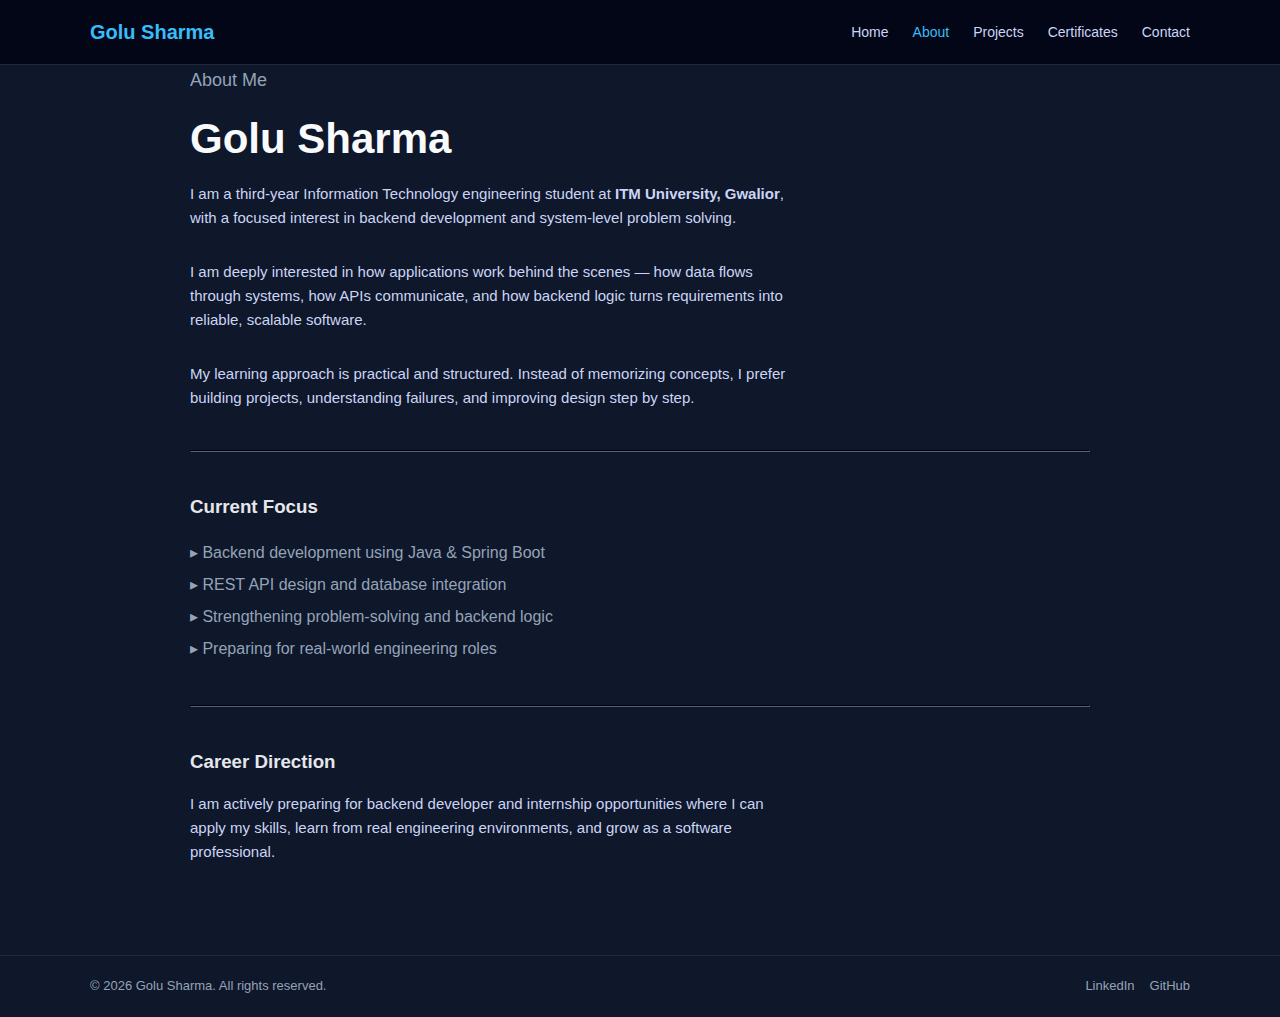
<file: pages/about.html>
<!DOCTYPE html>
<html lang="en">
<head>
    <meta charset="UTF-8">
    <title>About | Golu Sharma – Backend Developer</title>
    <meta name="viewport" content="width=device-width, initial-scale=1.0">

    <!-- SEO -->
    <meta name="description"
          content="Learn more about Golu Sharma, a Backend Developer and IT engineering student focused on Java, Spring Boot, backend logic, and real-world system design.">
    <meta name="keywords"
          content="About Golu Sharma, Backend Developer, IT Student, Java, Spring Boot">

    <link rel="stylesheet" href="../assets/css/style.css">
</head>
<body>

<!-- ================= NAVBAR ================= -->
<header class="navbar">
    <div class="container nav-container">
        <div class="logo">Golu Sharma</div>
        <nav>
            <ul class="nav-links">
                <li><a href="../index.html">Home</a></li>
                <li><a href="about.html" class="active">About</a></li>
                <li><a href="projects.html">Projects</a></li>
                <li><a href="certificates.html">Certificates</a></li>
                <li><a href="contact.html">Contact</a></li>
            </ul>
        </nav>
    </div>
</header>

<!-- ================= ABOUT SECTION ================= -->
<section class="hero">
    <div class="container hero-content" style="max-width:900px;">

        <h1>About Me</h1>
        <h2>Golu Sharma</h2>

        <p class="intro">
            I am a third-year Information Technology engineering student at
            <strong>ITM University, Gwalior</strong>, with a focused interest in
            backend development and system-level problem solving.
        </p>

        <p class="intro">
            I am deeply interested in how applications work behind the scenes —
            how data flows through systems, how APIs communicate, and how backend
            logic turns requirements into reliable, scalable software.
        </p>

        <p class="intro">
            My learning approach is practical and structured.
            Instead of memorizing concepts, I prefer building projects,
            understanding failures, and improving design step by step.
        </p>

        <hr style="margin:40px 0; border-color:#1e293b;">

        <h3 style="margin-bottom:15px;">Current Focus</h3>
        <ul style="line-height:2; color:#94a3b8;">
            <li>▸ Backend development using Java & Spring Boot</li>
            <li>▸ REST API design and database integration</li>
            <li>▸ Strengthening problem-solving and backend logic</li>
            <li>▸ Preparing for real-world engineering roles</li>
        </ul>

        <hr style="margin:40px 0; border-color:#1e293b;">

        <h3 style="margin-bottom:15px;">Career Direction</h3>
        <p class="intro">
            I am actively preparing for backend developer and internship
            opportunities where I can apply my skills, learn from real
            engineering environments, and grow as a software professional.
        </p>

    </div>
</section>

<!-- ================= FOOTER ================= -->
<footer class="footer">
    <div class="container footer-content">
        <p>© 2026 Golu Sharma. All rights reserved.</p>
        <div class="footer-links">
            <a href="https://www.linkedin.com/in/mr-golu-sharma-43a545343" target="_blank">
                LinkedIn
            </a>
            <a href="https://github.com/golusharma23" target="_blank">
                GitHub
            </a>
        </div>
    </div>
</footer>

</body>
</html>
</file>
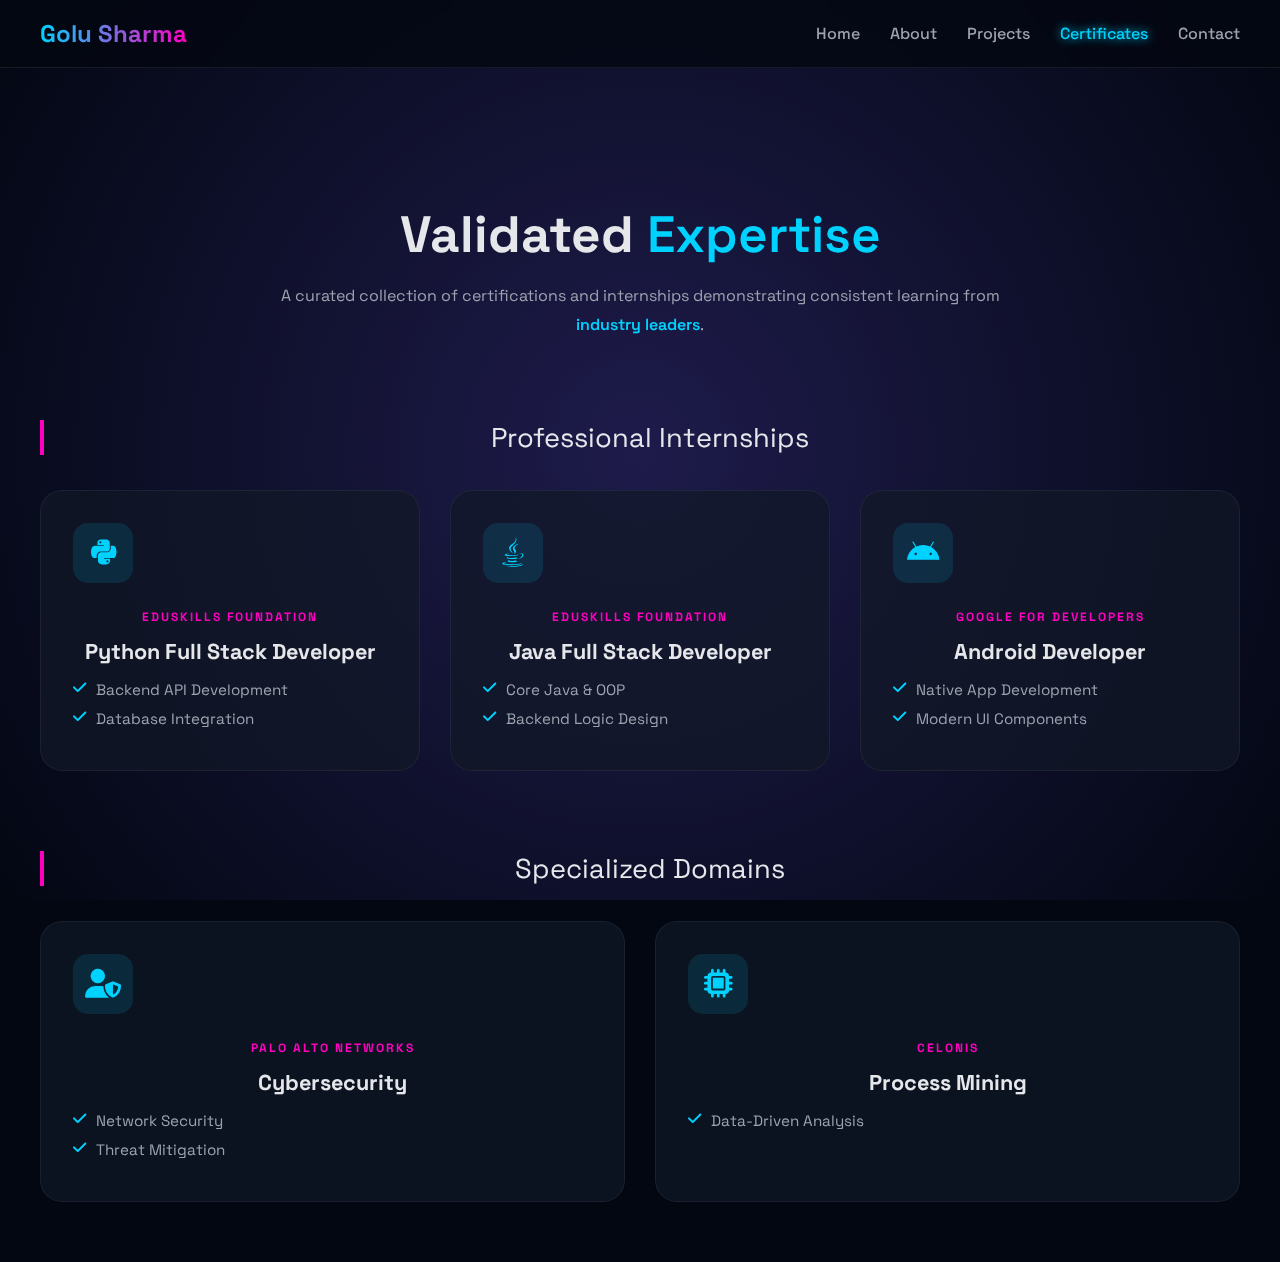
<file: pages/certificates.html>
<!DOCTYPE html>
<html lang="en">
<head>
    <meta charset="UTF-8">
    <title>Certifications | Golu Sharma</title>
    <meta name="viewport" content="width=device-width, initial-scale=1.0">

    <link rel="stylesheet" href="https://cdnjs.cloudflare.com/ajax/libs/font-awesome/6.5.0/css/all.min.css">
    <link href="https://fonts.googleapis.com/css2?family=Space+Grotesk:wght@300;500;700&display=swap" rel="stylesheet">

    <style>
        :root {
            --primary:#00d2ff;
            --accent:#ff00c1;
            --bg:#030712;
            --card-bg:rgba(17,24,39,0.7);
        }

        body {
            margin:0;
            font-family:'Space Grotesk',sans-serif;
            background:var(--bg);
            color:#e5e7eb;
        }

        body::before{
            content:"";
            position:fixed;
            inset:0;
            background:radial-gradient(circle at center,#1e1b4b 0%,#030712 100%);
            z-index:-1;
        }

        .container{max-width:1200px;margin:auto;padding:0 25px;}

        .navbar{
            backdrop-filter:blur(15px);
            background:rgba(3,7,18,.85);
            border-bottom:1px solid rgba(255,255,255,.08);
            position:sticky;top:0;z-index:1000;
        }

        .nav-container{
            display:flex;justify-content:space-between;align-items:center;padding:18px 0;
        }

        .logo{
            font-size:1.5rem;
            font-weight:700;
            background:linear-gradient(to right,var(--primary),var(--accent));
            -webkit-background-clip:text;
            -webkit-text-fill-color:transparent;
        }

        .nav-links{
            list-style:none;display:flex;gap:30px;margin:0;
        }

        .nav-links a{
            text-decoration:none;color:#9ca3af;font-weight:500;
        }

        .nav-links a.active,.nav-links a:hover{
            color:var(--primary);
            text-shadow:0 0 10px var(--primary);
        }

        .hero{
            padding:100px 0 60px;
            text-align:center;
        }

        .hero h1{
            font-size:3.2rem;
            margin-bottom:15px;
        }

        .hero p{
            max-width:750px;
            margin:auto;
            color:#9ca3af;
            line-height:1.8;
        }

        .highlight{color:var(--primary);font-weight:600;}

        .section-header{
            margin:80px 0 35px;
            font-size:1.7rem;
            border-left:4px solid var(--accent);
            padding-left:15px;
        }

        .cert-grid{
            display:grid;
            grid-template-columns:repeat(auto-fit,minmax(320px,1fr));
            gap:30px;
        }

        .cert-card{
            background:var(--card-bg);
            border:1px solid rgba(255,255,255,.06);
            border-radius:22px;
            padding:32px;
            transition:.4s;
            position:relative;
            overflow:hidden;
        }

        .cert-card:hover{
            transform:translateY(-10px);
            border-color:var(--primary);
            box-shadow:0 20px 40px rgba(0,0,0,.7);
        }

        .cert-icon{
            width:60px;height:60px;
            border-radius:15px;
            background:rgba(0,210,255,.12);
            display:flex;
            align-items:center;
            justify-content:center;
            font-size:1.8rem;
            color:var(--primary);
            margin-bottom:22px;
        }

        .cert-org{
            font-size:.75rem;
            text-transform:uppercase;
            letter-spacing:2px;
            color:var(--accent);
            font-weight:700;
        }

        .cert-card h3{
            margin:12px 0 15px;
            font-size:1.35rem;
        }

        .cert-features{
            list-style:none;padding:0;margin:0;
        }

        .cert-features li{
            font-size:.95rem;
            color:#9ca3af;
            margin-bottom:10px;
            display:flex;
            gap:10px;
        }

        .cert-features i{color:var(--primary);}

        .footer{
            margin-top:120px;
            padding:50px 0;
            border-top:1px solid rgba(255,255,255,.06);
            text-align:center;
        }

        .footer a{color:#6b7280;margin:0 15px;font-size:1.4rem;}
        .footer a:hover{color:var(--primary);}
    </style>
</head>

<body>

<header class="navbar">
    <div class="container nav-container">
        <div class="logo">Golu Sharma</div>
        <nav>
            <ul class="nav-links">
                <li><a href="../index.html">Home</a></li>
                <li><a href="about.html">About</a></li>
                <li><a href="projects.html">Projects</a></li>
                <li><a class="active" href="certificates.html">Certificates</a></li>
                <li><a href="contact.html">Contact</a></li>
            </ul>
        </nav>
    </div>
</header>

<section class="container hero">
    <h1>Validated <span class="highlight">Expertise</span></h1>
    <p>
        A curated collection of certifications and internships demonstrating
        consistent learning from <span class="highlight">industry leaders</span>.
    </p>

    <!-- PROFESSIONAL INTERNSHIPS -->
    <div class="section-header">Professional Internships</div>
    <div class="cert-grid">
        <div class="cert-card">
            <div class="cert-icon"><i class="fab fa-python"></i></div>
            <span class="cert-org">EduSkills Foundation</span>
            <h3>Python Full Stack Developer</h3>
            <ul class="cert-features">
                <li><i class="fas fa-check"></i> Backend API Development</li>
                <li><i class="fas fa-check"></i> Database Integration</li>
            </ul>
        </div>

        <div class="cert-card">
            <div class="cert-icon"><i class="fab fa-java"></i></div>
            <span class="cert-org">EduSkills Foundation</span>
            <h3>Java Full Stack Developer</h3>
            <ul class="cert-features">
                <li><i class="fas fa-check"></i> Core Java & OOP</li>
                <li><i class="fas fa-check"></i> Backend Logic Design</li>
            </ul>
        </div>

        <div class="cert-card">
            <div class="cert-icon"><i class="fab fa-android"></i></div>
            <span class="cert-org">Google for Developers</span>
            <h3>Android Developer</h3>
            <ul class="cert-features">
                <li><i class="fas fa-check"></i> Native App Development</li>
                <li><i class="fas fa-check"></i> Modern UI Components</li>
            </ul>
        </div>
    </div>

    <!-- SPECIALIZED DOMAINS -->
    <div class="section-header">Specialized Domains</div>
    <div class="cert-grid">
        <div class="cert-card">
            <div class="cert-icon"><i class="fas fa-user-shield"></i></div>
            <span class="cert-org">Palo Alto Networks</span>
            <h3>Cybersecurity</h3>
            <ul class="cert-features">
                <li><i class="fas fa-check"></i> Network Security</li>
                <li><i class="fas fa-check"></i> Threat Mitigation</li>
            </ul>
        </div>

        <div class="cert-card">
            <div class="cert-icon"><i class="fas fa-microchip"></i></div>
            <span class="cert-org">Celonis</span>
            <h3>Process Mining</h3>
            <ul class="cert-features">
                <li><i class="fas fa-check"></i> Data-Driven Analysis</li>
</file>
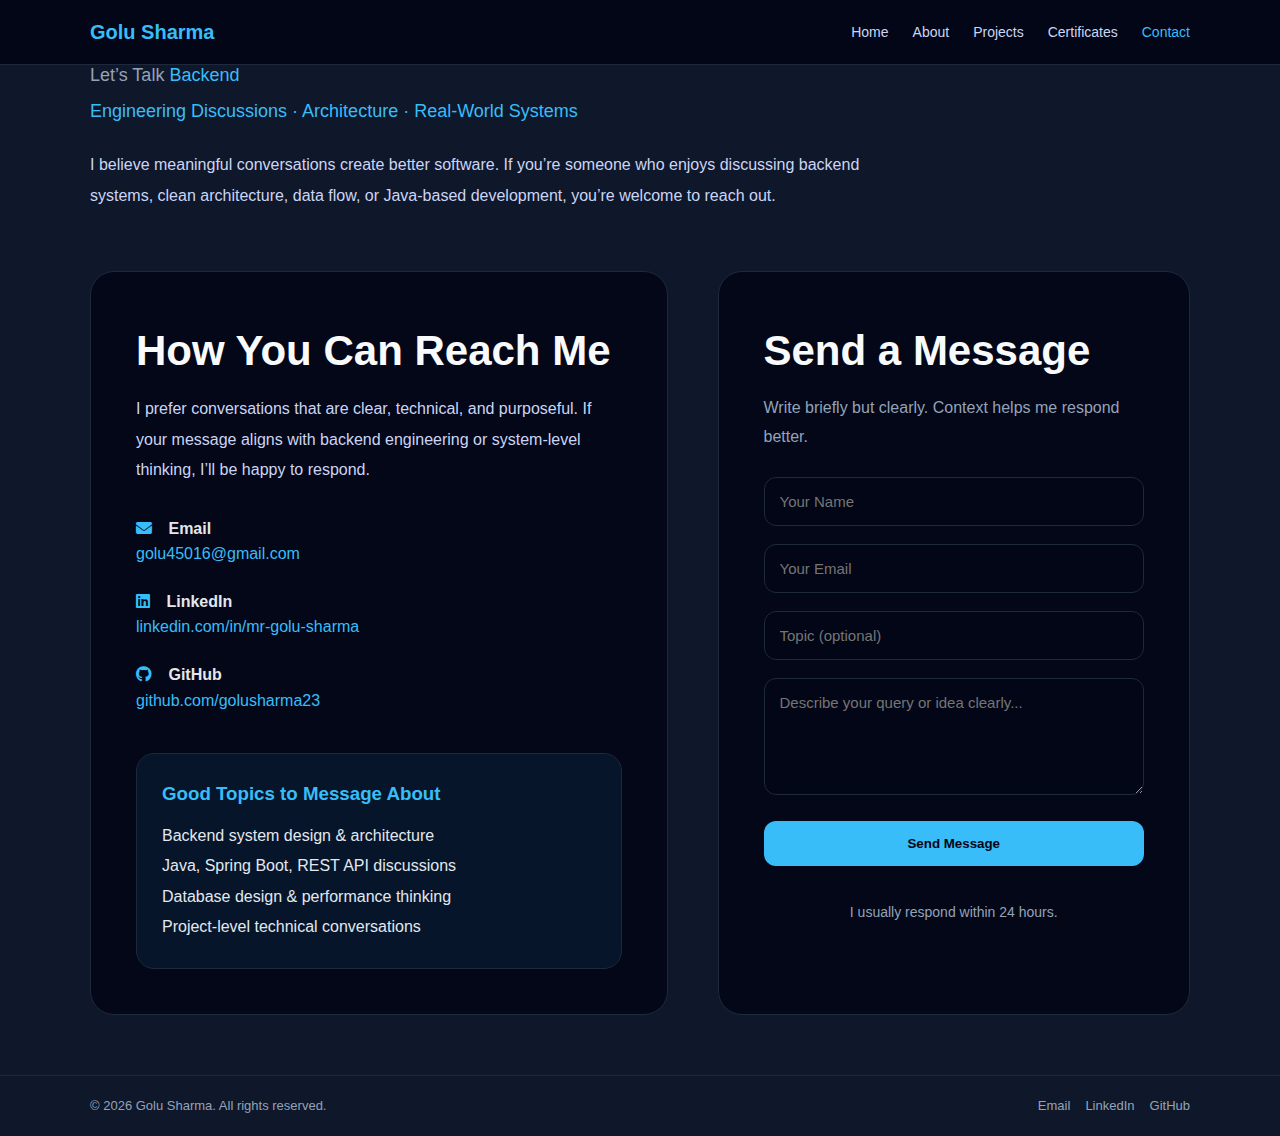
<file: pages/contact.html>
<!DOCTYPE html>
<html lang="en">
<head>
<meta charset="UTF-8">
<title>Contact | Golu Sharma – Backend Developer</title>
<meta name="viewport" content="width=device-width, initial-scale=1.0">

<!-- SEO -->
<meta name="description"
content="Contact Golu Sharma – Backend Developer. Reach out for backend engineering discussions, system design conversations, and professional collaboration.">
<meta name="keywords"
content="Golu Sharma Contact, Backend Developer, Java Backend, System Design Discussion">

<link rel="stylesheet" href="../assets/css/style.css">
<link rel="stylesheet" href="https://cdnjs.cloudflare.com/ajax/libs/font-awesome/6.5.0/css/all.min.css">

<style>

/* ===================== BASE ===================== */
.contact-wrapper{
  max-width:1100px;
  margin:auto;
}
.section-gap{
  margin-top:70px;
}

/* ===================== HERO TEXT ===================== */
.contact-title{
  font-size:46px;
  line-height:1.2;
}
.contact-subtitle{
  color:#38bdf8;
  font-size:18px;
  margin-top:10px;
}
.contact-intro{
  margin-top:25px;
  max-width:820px;
  color:#cbd5f5;
  line-height:1.9;
}

/* ===================== GRID ===================== */
.contact-grid{
  display:grid;
  grid-template-columns:1.1fr 0.9fr;
  gap:50px;
  margin-top:60px;
}
.contact-card{
  background:rgba(2,6,23,0.92);
  border:1px solid #1e293b;
  border-radius:24px;
  padding:45px;
}

/* ===================== INFO ===================== */
.info-block h2{
  margin-bottom:15px;
}
.info-text{
  color:#cbd5f5;
  line-height:1.9;
}
.info-list{
  margin-top:30px;
}
.info-item{
  margin-top:22px;
}
.info-item i{
  color:#38bdf8;
  margin-right:12px;
}
.info-item a{
  color:#38bdf8;
  text-decoration:none;
}
.info-item a:hover{
  text-decoration:underline;
}

/* ===================== MESSAGE GUIDE ===================== */
.message-guide{
  margin-top:40px;
  padding:25px;
  border-radius:18px;
  background:rgba(56,189,248,0.08);
  border:1px solid #1e293b;
}
.message-guide h3{
  margin-bottom:12px;
  color:#38bdf8;
}
.message-guide ul{
  line-height:1.9;
  color:#e2e8f0;
}

/* ===================== FORM ===================== */
.contact-form h2{
  margin-bottom:10px;
}
.form-text{
  color:#94a3b8;
  margin-bottom:25px;
  line-height:1.8;
}
.contact-form input,
.contact-form textarea{
  width:100%;
  padding:15px;
  margin-bottom:18px;
  border-radius:12px;
  border:1px solid #1e293b;
  background:#020617;
  color:white;
  font-size:15px;
}
.contact-form input:focus,
.contact-form textarea:focus{
  outline:none;
  border-color:#38bdf8;
}
.submit-btn{
  width:100%;
  padding:15px;
  background:#38bdf8;
  color:#020617;
  font-weight:700;
  border:none;
  border-radius:12px;
  cursor:pointer;
  transition:.3s;
}
.submit-btn:hover{
  background:#0ea5e9;
  box-shadow:0 0 30px rgba(56,189,248,.4);
}

/* ===================== FOOT NOTE ===================== */
.contact-note{
  margin-top:35px;
  font-size:14px;
  color:#94a3b8;
  text-align:center;
}

/* ===================== RESPONSIVE ===================== */
@media(max-width:900px){
  .contact-grid{
    grid-template-columns:1fr;
  }
  .contact-title{
    font-size:34px;
  }
  .contact-card{
    padding:30px;
  }
}

</style>
</head>

<body>

<!-- NAVBAR -->
<header class="navbar">
<div class="container nav-container">
<div class="logo">Golu Sharma</div>
<nav>
<ul class="nav-links">
<li><a href="../index.html">Home</a></li>
<li><a href="about.html">About</a></li>
<li><a href="projects.html">Projects</a></li>
<li><a href="certificates.html">Certificates</a></li>
<li><a href="contact.html" class="active">Contact</a></li>
</ul>
</nav>
</div>
</header>

<!-- ===================== CONTACT ===================== -->
<section class="hero">
<div class="container contact-wrapper">

<h1 class="contact-title">
Let’s Talk <span style="color:#38bdf8;">Backend</span>
</h1>

<div class="contact-subtitle">
Engineering Discussions · Architecture · Real-World Systems
</div>

<p class="contact-intro">
I believe meaningful conversations create better software.
If you’re someone who enjoys discussing backend systems,
clean architecture, data flow, or Java-based development,
you’re welcome to reach out.
</p>

<div class="contact-grid">

<!-- LEFT -->
<div class="contact-card">

<h2>How You Can Reach Me</h2>

<p class="info-text">
I prefer conversations that are clear, technical, and purposeful.
If your message aligns with backend engineering or system-level thinking,
I’ll be happy to respond.
</p>

<div class="info-list">

<div class="info-item">
<i class="fas fa-envelope"></i>
<strong>Email</strong><br>
<a href="mailto:golu45016@gmail.com">golu45016@gmail.com</a>
</div>

<div class="info-item">
<i class="fab fa-linkedin"></i>
<strong>LinkedIn</strong><br>
<a href="https://www.linkedin.com/in/mr-golu-sharma-43a545343" target="_blank">
linkedin.com/in/mr-golu-sharma
</a>
</div>

<div class="info-item">
<i class="fab fa-github"></i>
<strong>GitHub</strong><br>
<a href="https://github.com/golusharma23" target="_blank">
github.com/golusharma23
</a>
</div>

</div>

<div class="message-guide">
<h3>Good Topics to Message About</h3>
<ul>
<li>Backend system design & architecture</li>
<li>Java, Spring Boot, REST API discussions</li>
<li>Database design & performance thinking</li>
<li>Project-level technical conversations</li>
</ul>
</div>

</div>

<!-- RIGHT -->
<div class="contact-card contact-form">

<h2>Send a Message</h2>
<p class="form-text">
Write briefly but clearly.  
Context helps me respond better.
</p>

<form
action="https://formspree.io/f/xnjngpaj"
method="POST">

<input type="hidden" name="date_time" id="dateTime">

<input type="text"
name="name"
placeholder="Your Name"
required>

<input type="email"
name="email"
placeholder="Your Email"
required>

<input type="text"
name="topic"
placeholder="Topic (optional)">

<textarea name="message"
rows="5"
placeholder="Describe your query or idea clearly..."
required></textarea>

<button type="submit" class="submit-btn">
Send Message
</button>

</form>

<div class="contact-note">
I usually respond within 24 hours.
</div>

</div>

</div>
</div>
</section>

<footer class="footer">
<div class="container footer-content">
<p>© 2026 Golu Sharma. All rights reserved.</p>
<div class="footer-links">
<a href="mailto:golu45016@gmail.com">Email</a>
<a href="https://www.linkedin.com/in/mr-golu-sharma-43a545343" target="_blank">LinkedIn</a>
<a href="https://github.com/golusharma23" target="_blank">GitHub</a>
</div>
</div>
</footer>

<script>
document.getElementById("dateTime").value =
new Date().toLocaleString();
</script>

</body>
</html>
</file>
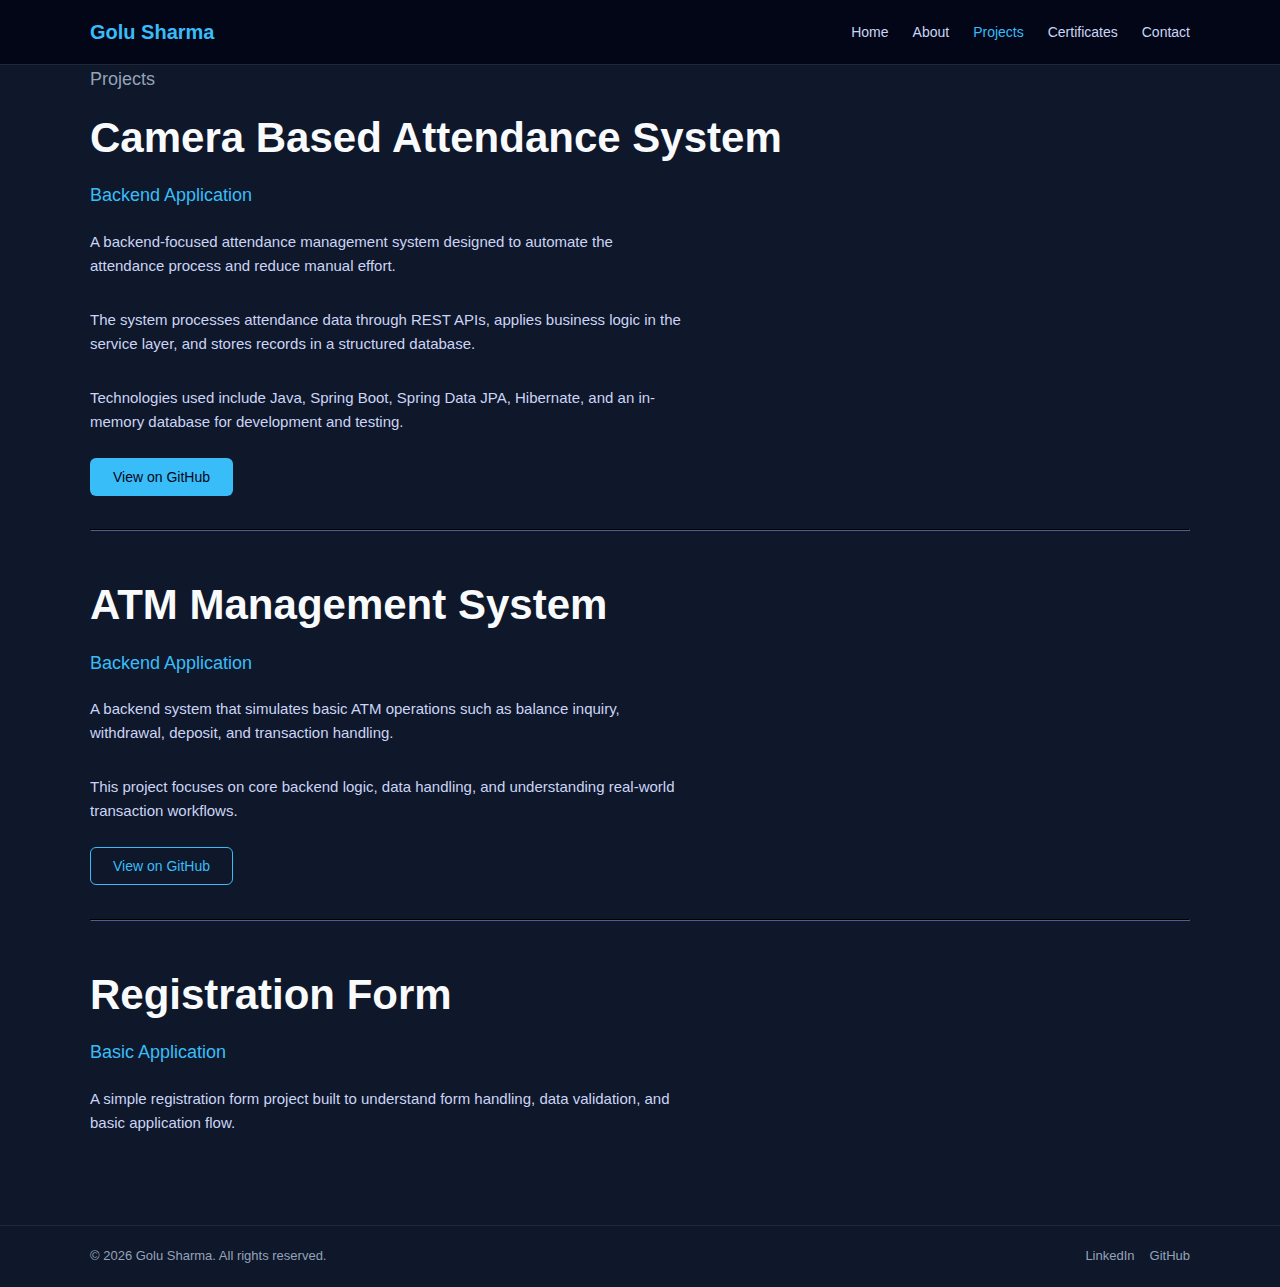
<file: pages/projects.html>
<!DOCTYPE html>
<html lang="en">
<head>
    <meta charset="UTF-8">
    <title>Projects | Golu Sharma</title>
    <meta name="viewport" content="width=device-width, initial-scale=1.0">

    <link rel="stylesheet" href="../assets/css/style.css">
</head>
<body>

    <!-- ================= NAVBAR ================= -->
    <header class="navbar">
        <div class="container nav-container">
            <div class="logo">Golu Sharma</div>

            <nav>
                <ul class="nav-links">
                    <li><a href="../index.html">Home</a></li>
                    <li><a href="about.html">About</a></li>
                    <li><a href="projects.html" class="active">Projects</a></li>
                    <li><a href="certificates.html">Certificates</a></li>
                    <li><a href="contact.html">Contact</a></li>
                </ul>
            </nav>
        </div>
    </header>

    <!-- ================= PROJECTS SECTION ================= -->
    <section class="hero">
        <div class="container hero-content">
            <h1>Projects</h1>

            <!-- PROJECT 1 -->
            <h2>Camera Based Attendance System</h2>
            <p class="role">Backend Application</p>

            <p class="intro">
                A backend-focused attendance management system designed to automate
                the attendance process and reduce manual effort.
            </p>

            <p class="intro">
                The system processes attendance data through REST APIs,
                applies business logic in the service layer,
                and stores records in a structured database.
            </p>

            <p class="intro">
                Technologies used include Java, Spring Boot, Spring Data JPA,
                Hibernate, and an in-memory database for development and testing.
            </p>

            <a href="https://github.com/golusharma23/camera-attendance-system"
               target="_blank"
               class="btn primary">
               View on GitHub
            </a>

            <hr style="margin:40px 0; border-color:#1e293b;">

            <!-- PROJECT 2 -->
            <h2>ATM Management System</h2>
            <p class="role">Backend Application</p>

            <p class="intro">
                A backend system that simulates basic ATM operations such as
                balance inquiry, withdrawal, deposit, and transaction handling.
            </p>

            <p class="intro">
                This project focuses on core backend logic, data handling,
                and understanding real-world transaction workflows.
            </p>

            <a href="https://github.com/golusharma23"
               target="_blank"
               class="btn secondary">
               View on GitHub
            </a>

            <hr style="margin:40px 0; border-color:#1e293b;">

            <!-- PROJECT 3 -->
            <h2>Registration Form</h2>
            <p class="role">Basic Application</p>

            <p class="intro">
                A simple registration form project built to understand
                form handling, data validation, and basic application flow.
            </p>

        </div>
    </section>

    <!-- ================= FOOTER ================= -->
    <footer class="footer">
        <div class="container footer-content">
            <p>© 2026 Golu Sharma. All rights reserved.</p>

            <div class="footer-links">
                <a href="https://www.linkedin.com/in/mr-golu-sharma-43a545343" target="_blank">LinkedIn</a>
                <a href="https://github.com/golusharma23" target="_blank">GitHub</a>
            </div>
        </div>
    </footer>

</body>
</html>
</file>
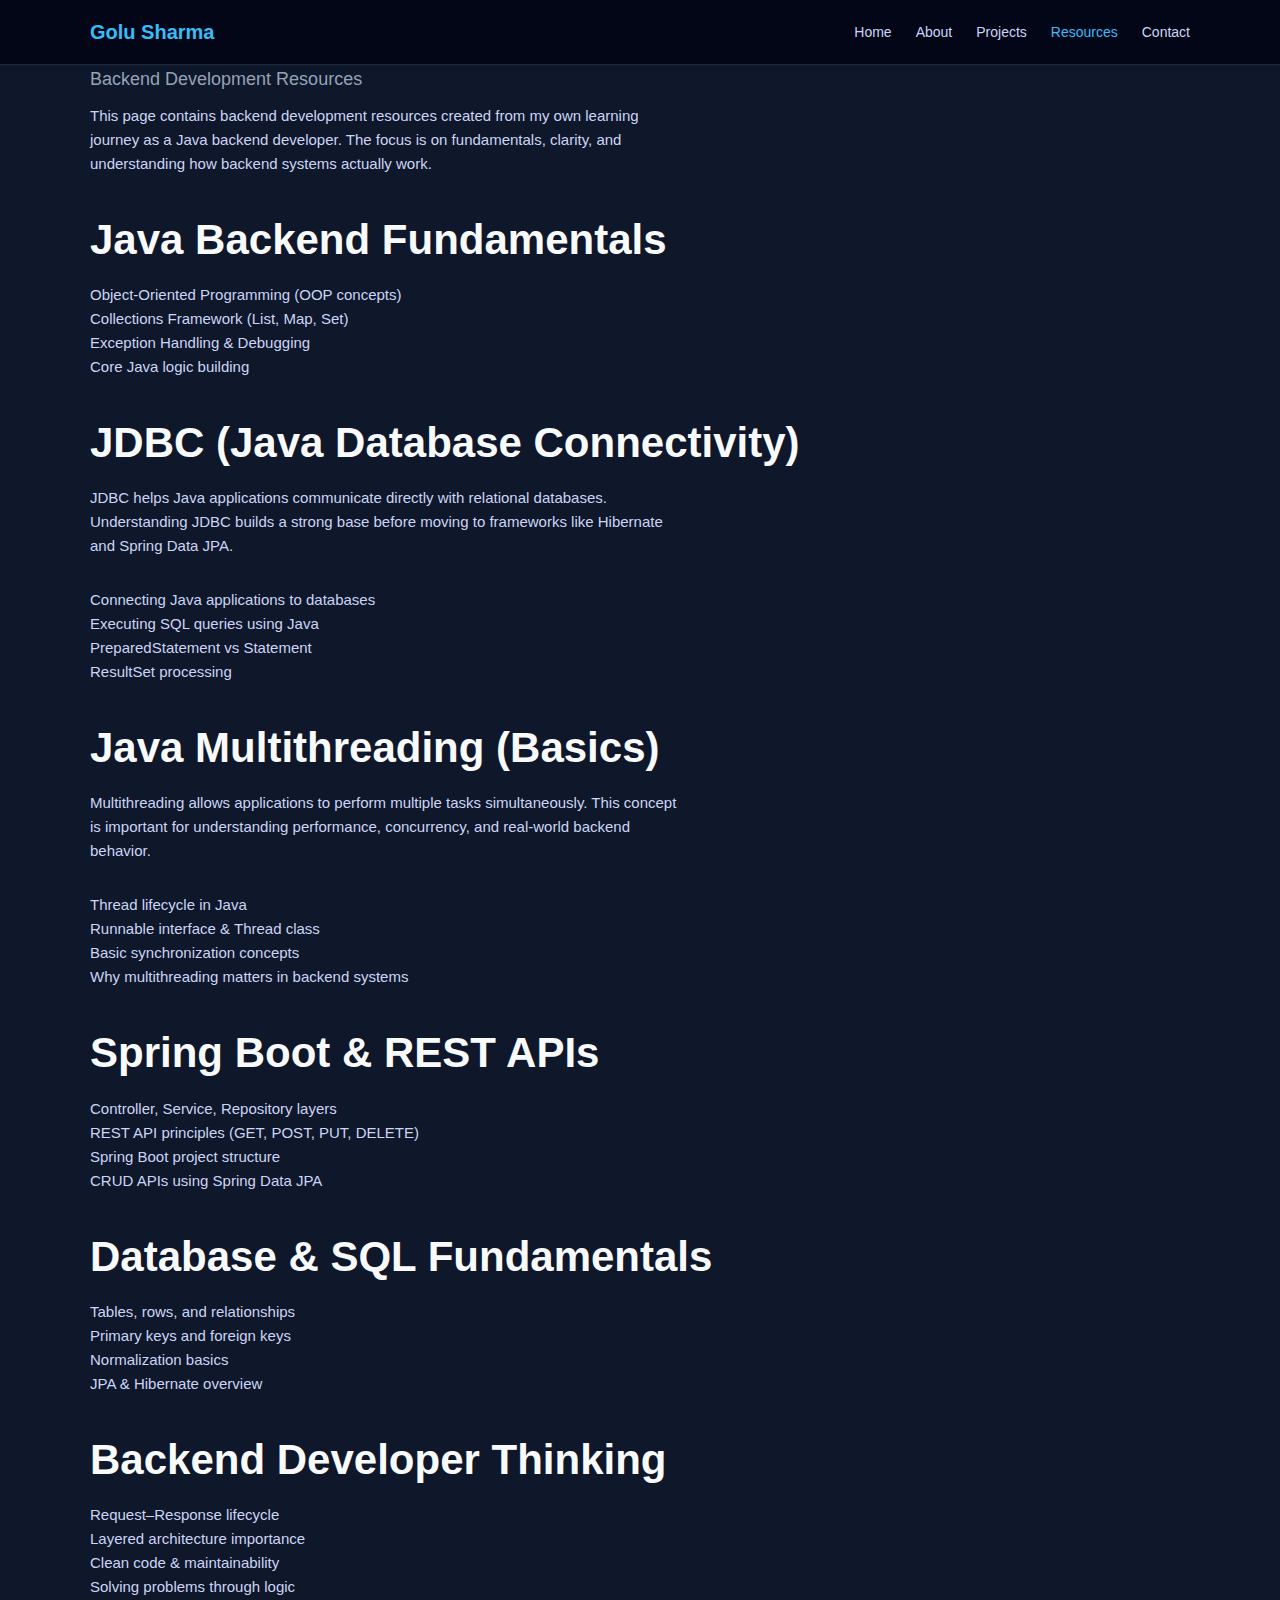
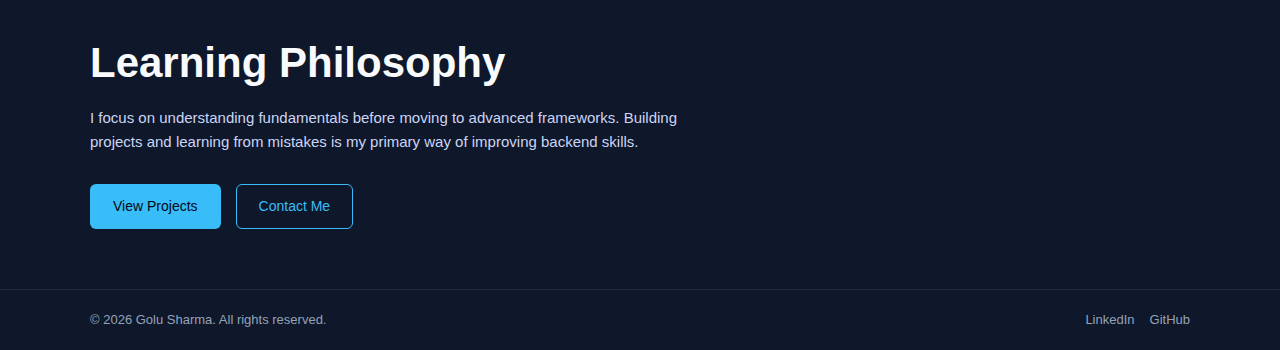
<file: pages/resources.html>
<!DOCTYPE html>
<html lang="en">
<head>
    <meta charset="UTF-8">
    <title>Backend Resources | Golu Sharma</title>
    <meta name="viewport" content="width=device-width, initial-scale=1.0">

    <!-- SEO -->
    <meta name="description" content="Backend development resources for students. Learn Java backend, JDBC, Multithreading, Spring Boot, REST APIs, and databases with practical explanations.">
    <meta name="keywords" content="Java backend resources, JDBC tutorial, Java multithreading basics, Spring Boot learning, REST API backend">

    <link rel="stylesheet" href="../assets/css/style.css">
</head>
<body>

<header class="navbar">
    <div class="container nav-container">
        <div class="logo">Golu Sharma</div>
        <nav>
            <ul class="nav-links">
                <li><a href="../index.html">Home</a></li>
                <li><a href="about.html">About</a></li>
                <li><a href="projects.html">Projects</a></li>
                <li><a href="resources.html" class="active">Resources</a></li>
                <li><a href="contact.html">Contact</a></li>
            </ul>
        </nav>
    </div>
</header>

<section class="hero">
<div class="container hero-content">

<h1>Backend Development Resources</h1>

<p class="intro">
This page contains backend development resources created from my own learning journey as a Java backend developer.
The focus is on fundamentals, clarity, and understanding how backend systems actually work.
</p>

<!-- JAVA -->
<h2>Java Backend Fundamentals</h2>
<ul class="intro">
<li>Object-Oriented Programming (OOP concepts)</li>
<li>Collections Framework (List, Map, Set)</li>
<li>Exception Handling & Debugging</li>
<li>Core Java logic building</li>
</ul>

<!-- JDBC -->
<h2>JDBC (Java Database Connectivity)</h2>
<p class="intro">
JDBC helps Java applications communicate directly with relational databases.
Understanding JDBC builds a strong base before moving to frameworks like Hibernate and Spring Data JPA.
</p>
<ul class="intro">
<li>Connecting Java applications to databases</li>
<li>Executing SQL queries using Java</li>
<li>PreparedStatement vs Statement</li>
<li>ResultSet processing</li>
</ul>

<!-- MULTITHREADING -->
<h2>Java Multithreading (Basics)</h2>
<p class="intro">
Multithreading allows applications to perform multiple tasks simultaneously.
This concept is important for understanding performance, concurrency, and real-world backend behavior.
</p>
<ul class="intro">
<li>Thread lifecycle in Java</li>
<li>Runnable interface & Thread class</li>
<li>Basic synchronization concepts</li>
<li>Why multithreading matters in backend systems</li>
</ul>

<!-- SPRING -->
<h2>Spring Boot & REST APIs</h2>
<ul class="intro">
<li>Controller, Service, Repository layers</li>
<li>REST API principles (GET, POST, PUT, DELETE)</li>
<li>Spring Boot project structure</li>
<li>CRUD APIs using Spring Data JPA</li>
</ul>

<!-- DATABASE -->
<h2>Database & SQL Fundamentals</h2>
<ul class="intro">
<li>Tables, rows, and relationships</li>
<li>Primary keys and foreign keys</li>
<li>Normalization basics</li>
<li>JPA & Hibernate overview</li>
</ul>

<!-- THINKING -->
<h2>Backend Developer Thinking</h2>
<ul class="intro">
<li>Request–Response lifecycle</li>
<li>Layered architecture importance</li>
<li>Clean code & maintainability</li>
<li>Solving problems through logic</li>
</ul>

<h2>Learning Philosophy</h2>
<p class="intro">
I focus on understanding fundamentals before moving to advanced frameworks.
Building projects and learning from mistakes is my primary way of improving backend skills.
</p>

<div class="hero-buttons" style="margin-top:30px;">
<a href="projects.html" class="btn primary">View Projects</a>
<a href="contact.html" class="btn secondary">Contact Me</a>
</div>

</div>
</section>

<footer class="footer">
<div class="container footer-content">
<p>© 2026 Golu Sharma. All rights reserved.</p>
<div class="footer-links">
<a href="https://www.linkedin.com/in/mr-golu-sharma-43a545343" target="_blank">LinkedIn</a>
<a href="https://github.com/golusharma23" target="_blank">GitHub</a>
</div>
</div>
</footer>

</body>
</html>
</file>
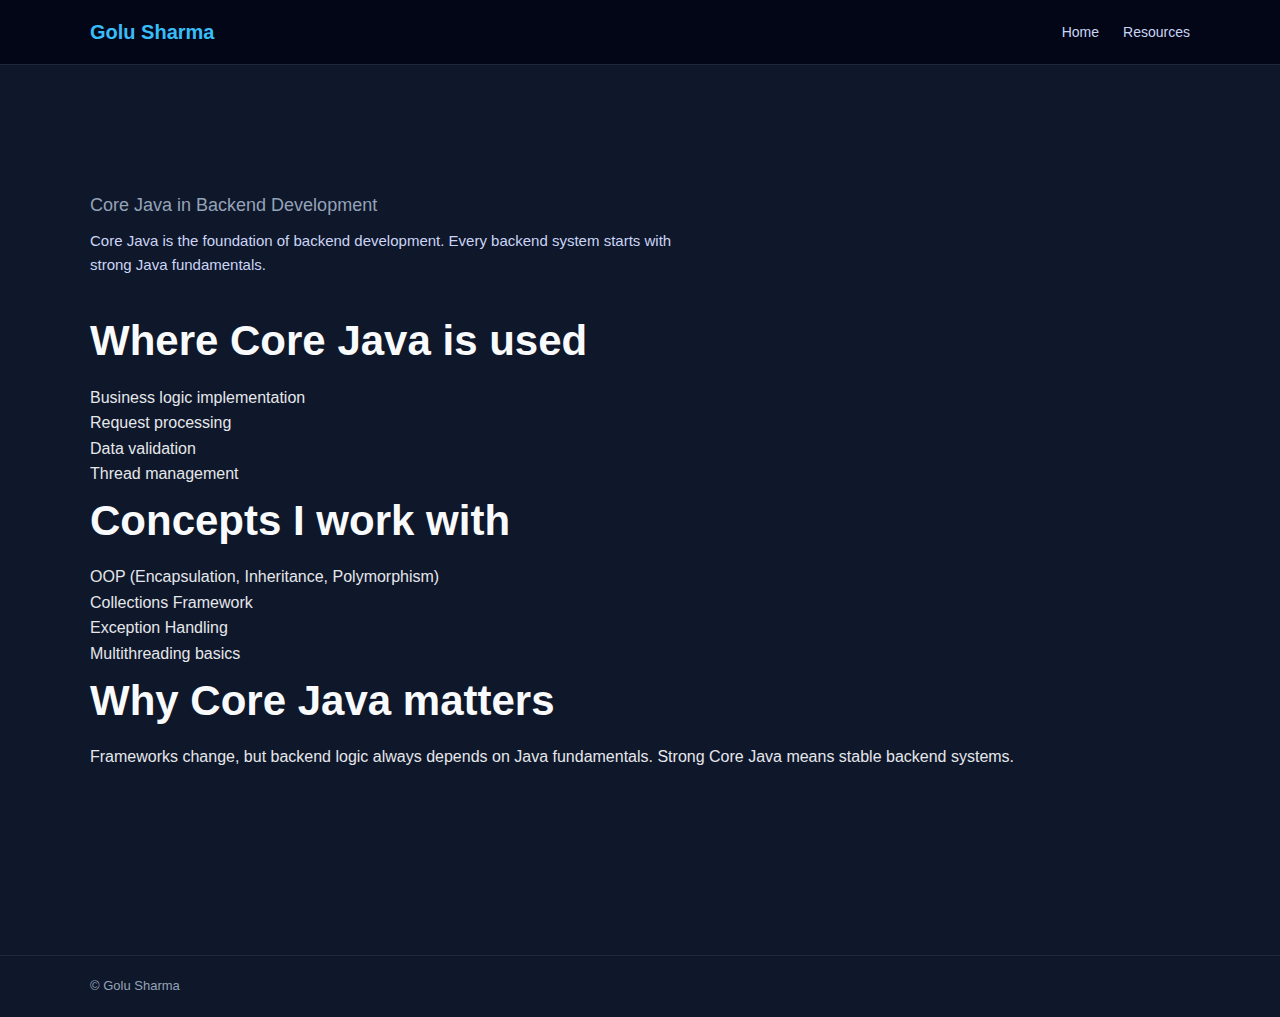
<file: pages/tech/java.html>
<!DOCTYPE html>
<html lang="en">
<head>
<meta charset="UTF-8">
<title>Core Java for Backend Development | Golu Sharma</title>
<meta name="description"
content="Learn how Core Java is used in backend development including OOP, collections, and multithreading concepts.">

<link rel="stylesheet" href="../../assets/css/style.css">
</head>

<body>

<header class="navbar">
<div class="container nav-container">
<div class="logo">Golu Sharma</div>
<nav>
<ul class="nav-links">
<li><a href="../../index.html">Home</a></li>
<li><a href="../resources.html">Resources</a></li>
</ul>
</nav>
</div>
</header>

<section class="hero">
<div class="container hero-content">

<h1>Core Java in Backend Development</h1>

<p class="intro">
Core Java is the foundation of backend development. Every backend system
starts with strong Java fundamentals.
</p>

<h2>Where Core Java is used</h2>
<ul>
<li>Business logic implementation</li>
<li>Request processing</li>
<li>Data validation</li>
<li>Thread management</li>
</ul>

<h2>Concepts I work with</h2>
<ul>
<li>OOP (Encapsulation, Inheritance, Polymorphism)</li>
<li>Collections Framework</li>
<li>Exception Handling</li>
<li>Multithreading basics</li>
</ul>

<h2>Why Core Java matters</h2>
<p>
Frameworks change, but backend logic always depends on Java fundamentals.
Strong Core Java means stable backend systems.
</p>

</div>
</section>

<footer class="footer">
<div class="container footer-content">
<p>© Golu Sharma</p>
</div>
</footer>

</body>
</html>
</file>
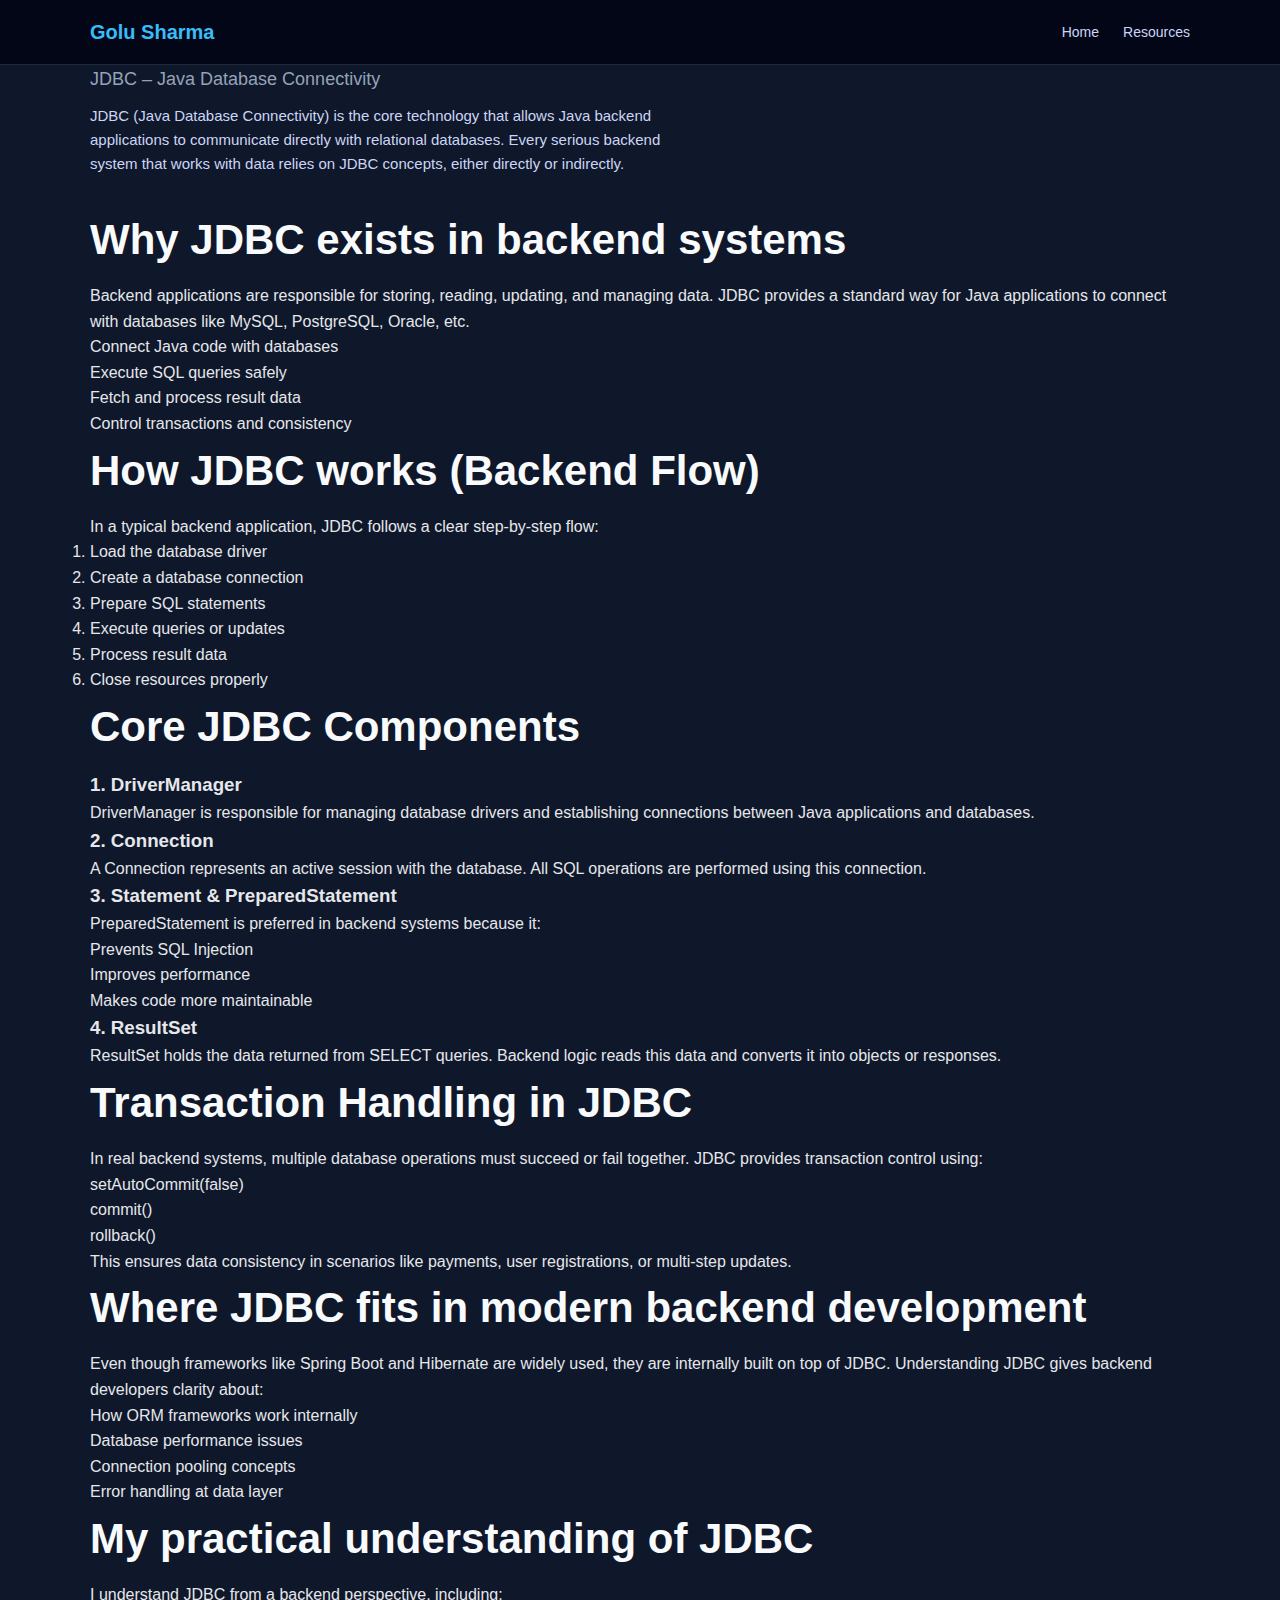
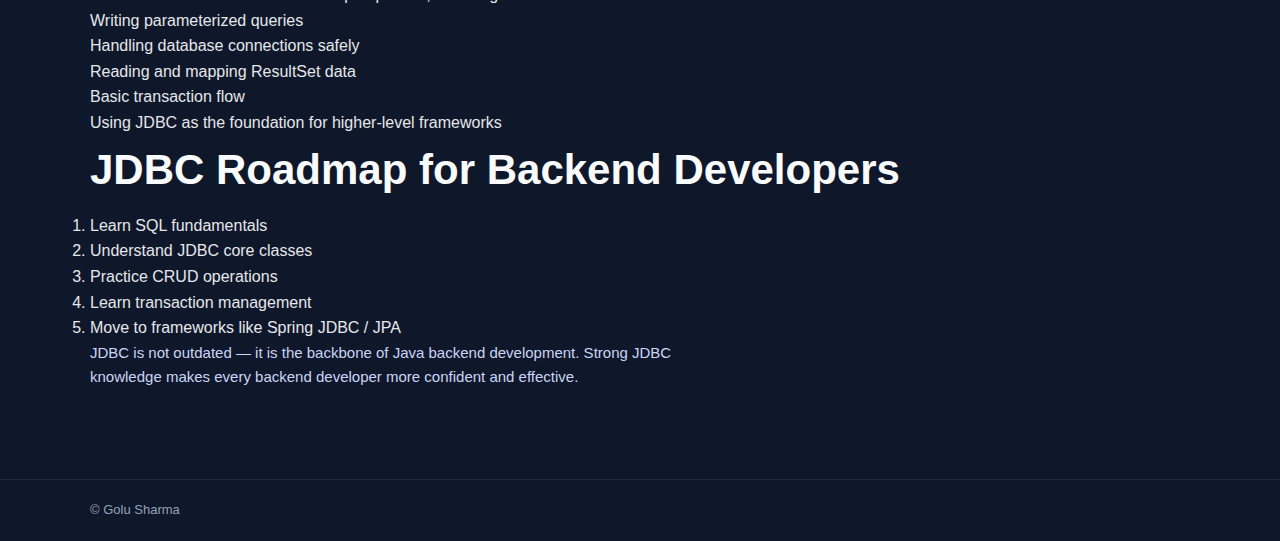
<file: pages/tech/jdbc.html>
<!DOCTYPE html>
<html lang="en">
<head>
<meta charset="UTF-8">
<title>JDBC in Backend Systems | Golu Sharma</title>

<meta name="description"
content="Learn how JDBC works in backend development. Understand database connectivity, query execution, and transaction handling in Java backend systems.">

<link rel="stylesheet" href="../../assets/css/style.css">
</head>

<body>

<header class="navbar">
  <div class="container nav-container">
    <div class="logo">Golu Sharma</div>
    <nav>
      <ul class="nav-links">
        <li><a href="../../index.html">Home</a></li>
        <li><a href="../resources.html">Resources</a></li>
      </ul>
    </nav>
  </div>
</header>

<section class="hero">
  <div class="container hero-content">

    <h1>JDBC – Java Database Connectivity</h1>

    <p class="intro">
      JDBC (Java Database Connectivity) is the core technology that allows
      Java backend applications to communicate directly with relational databases.
      Every serious backend system that works with data relies on JDBC concepts,
      either directly or indirectly.
    </p>

    <h2>Why JDBC exists in backend systems</h2>
    <p>
      Backend applications are responsible for storing, reading, updating,
      and managing data. JDBC provides a standard way for Java applications
      to connect with databases like MySQL, PostgreSQL, Oracle, etc.
    </p>

    <ul>
      <li>Connect Java code with databases</li>
      <li>Execute SQL queries safely</li>
      <li>Fetch and process result data</li>
      <li>Control transactions and consistency</li>
    </ul>

    <h2>How JDBC works (Backend Flow)</h2>
    <p>
      In a typical backend application, JDBC follows a clear step-by-step flow:
    </p>

    <ol>
      <li>Load the database driver</li>
      <li>Create a database connection</li>
      <li>Prepare SQL statements</li>
      <li>Execute queries or updates</li>
      <li>Process result data</li>
      <li>Close resources properly</li>
    </ol>

    <h2>Core JDBC Components</h2>

    <h3>1. DriverManager</h3>
    <p>
      DriverManager is responsible for managing database drivers and
      establishing connections between Java applications and databases.
    </p>

    <h3>2. Connection</h3>
    <p>
      A Connection represents an active session with the database.
      All SQL operations are performed using this connection.
    </p>

    <h3>3. Statement & PreparedStatement</h3>
    <p>
      PreparedStatement is preferred in backend systems because it:
    </p>
    <ul>
      <li>Prevents SQL Injection</li>
      <li>Improves performance</li>
      <li>Makes code more maintainable</li>
    </ul>

    <h3>4. ResultSet</h3>
    <p>
      ResultSet holds the data returned from SELECT queries.
      Backend logic reads this data and converts it into objects or responses.
    </p>

    <h2>Transaction Handling in JDBC</h2>
    <p>
      In real backend systems, multiple database operations must succeed or fail together.
      JDBC provides transaction control using:
    </p>

    <ul>
      <li>setAutoCommit(false)</li>
      <li>commit()</li>
      <li>rollback()</li>
    </ul>

    <p>
      This ensures data consistency in scenarios like payments,
      user registrations, or multi-step updates.
    </p>

    <h2>Where JDBC fits in modern backend development</h2>
    <p>
      Even though frameworks like Spring Boot and Hibernate are widely used,
      they are internally built on top of JDBC.
      Understanding JDBC gives backend developers clarity about:
    </p>

    <ul>
      <li>How ORM frameworks work internally</li>
      <li>Database performance issues</li>
      <li>Connection pooling concepts</li>
      <li>Error handling at data layer</li>
    </ul>

    <h2>My practical understanding of JDBC</h2>
    <p>
      I understand JDBC from a backend perspective, including:
    </p>

    <ul>
      <li>Writing parameterized queries</li>
      <li>Handling database connections safely</li>
      <li>Reading and mapping ResultSet data</li>
      <li>Basic transaction flow</li>
      <li>Using JDBC as the foundation for higher-level frameworks</li>
    </ul>

    <h2>JDBC Roadmap for Backend Developers</h2>
    <ol>
      <li>Learn SQL fundamentals</li>
      <li>Understand JDBC core classes</li>
      <li>Practice CRUD operations</li>
      <li>Learn transaction management</li>
      <li>Move to frameworks like Spring JDBC / JPA</li>
    </ol>

    <p class="intro">
      JDBC is not outdated — it is the backbone of Java backend development.
      Strong JDBC knowledge makes every backend developer more confident
      and effective.
    </p>

  </div>
</section>

<footer class="footer">
  <div class="container footer-content">
    <p>© Golu Sharma</p>
  </div>
</footer>

</body>
</html>
</file>
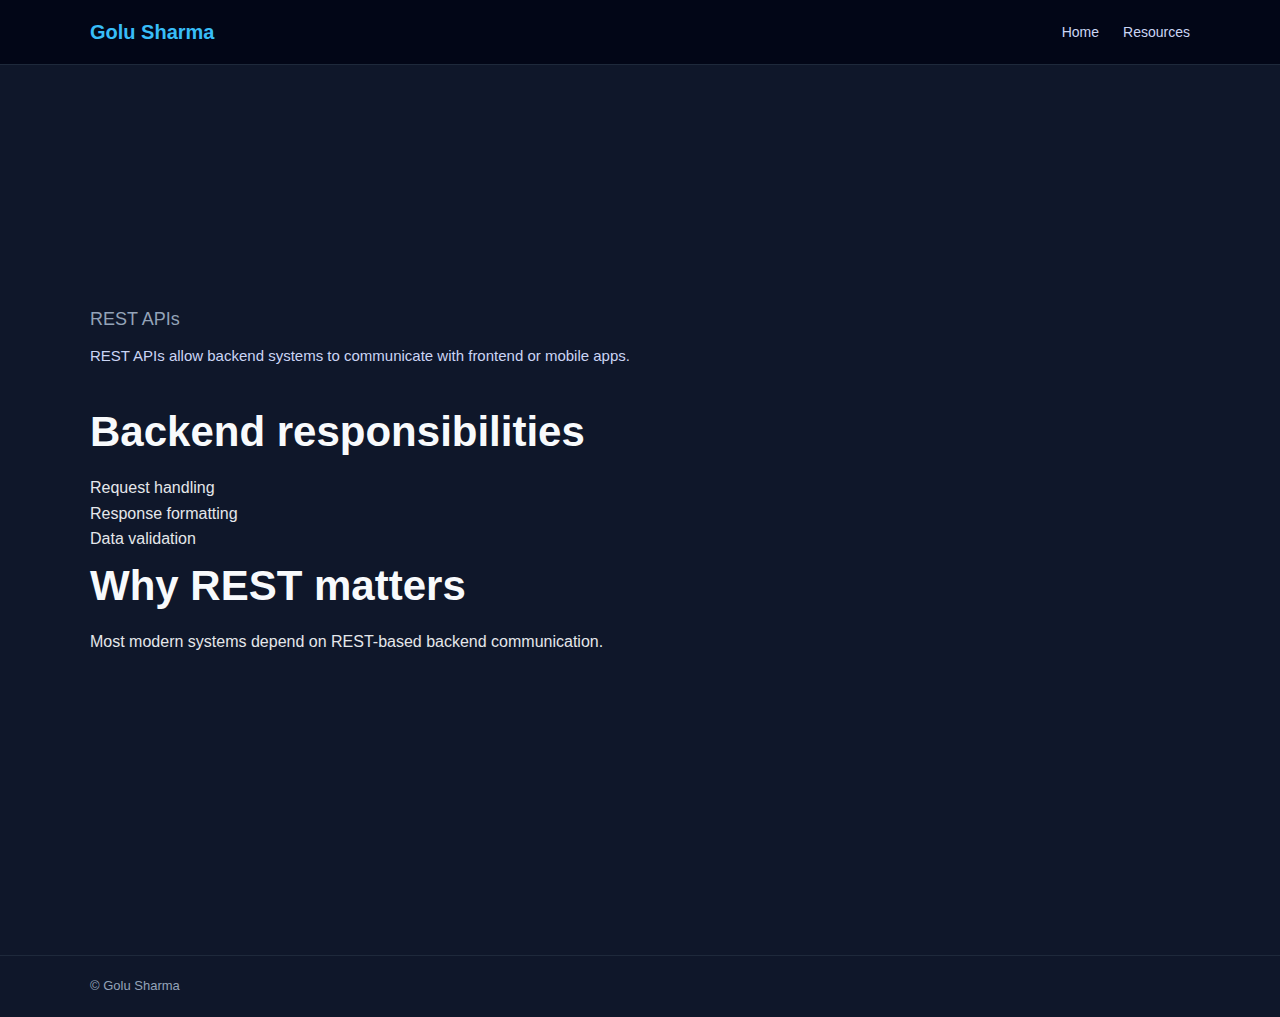
<file: pages/tech/rest-api.html>
<!DOCTYPE html>
<html lang="en">
<head>
<meta charset="UTF-8">
<title>REST APIs in Backend | Golu Sharma</title>
<meta name="description"
content="REST API design principles and backend usage explained clearly.">

<link rel="stylesheet" href="../../assets/css/style.css">
</head>

<body>

<header class="navbar">
<div class="container nav-container">
<div class="logo">Golu Sharma</div>
<nav>
<ul class="nav-links">
<li><a href="../../index.html">Home</a></li>
<li><a href="../resources.html">Resources</a></li>
</ul>
</nav>
</div>
</header>

<section class="hero">
<div class="container hero-content">

<h1>REST APIs</h1>

<p class="intro">
REST APIs allow backend systems to communicate with frontend or mobile apps.
</p>

<h2>Backend responsibilities</h2>
<ul>
<li>Request handling</li>
<li>Response formatting</li>
<li>Data validation</li>
</ul>

<h2>Why REST matters</h2>
<p>
Most modern systems depend on REST-based backend communication.
</p>

</div>
</section>

<footer class="footer">
<div class="container footer-content">
<p>© Golu Sharma</p>
</div>
</footer>

</body>
</html>
</file>
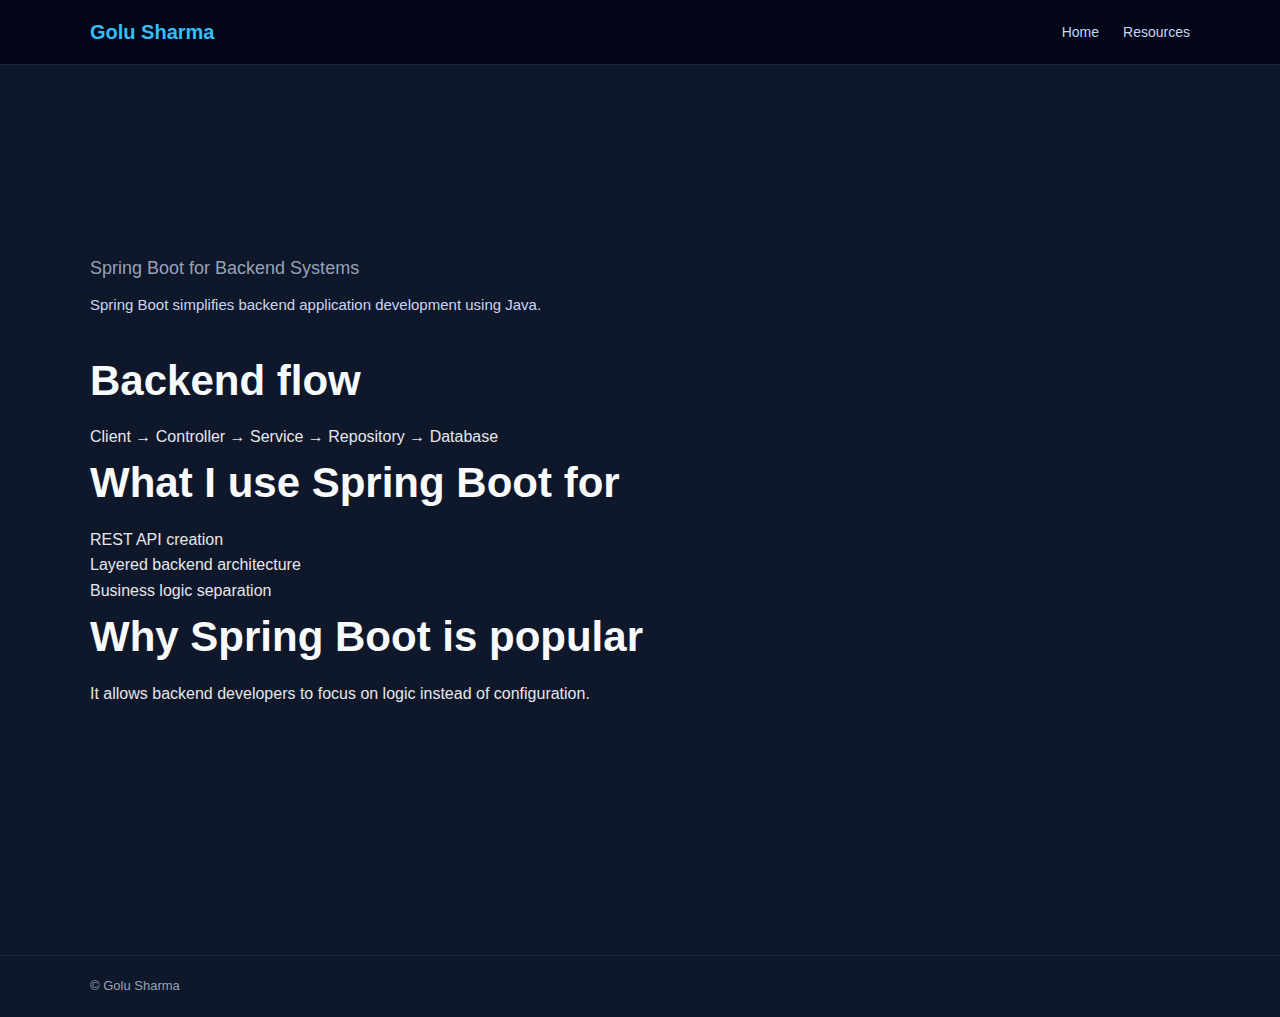
<file: pages/tech/spring-boot.html>
<!DOCTYPE html>
<html lang="en">
<head>
<meta charset="UTF-8">
<title>Spring Boot Backend Development | Golu Sharma</title>
<meta name="description"
content="Spring Boot backend development for REST APIs, controllers, services, and database integration.">

<link rel="stylesheet" href="../../assets/css/style.css">
</head>

<body>

<header class="navbar">
<div class="container nav-container">
<div class="logo">Golu Sharma</div>
<nav>
<ul class="nav-links">
<li><a href="../../index.html">Home</a></li>
<li><a href="../resources.html">Resources</a></li>
</ul>
</nav>
</div>
</header>

<section class="hero">
<div class="container hero-content">

<h1>Spring Boot for Backend Systems</h1>

<p class="intro">
Spring Boot simplifies backend application development using Java.
</p>

<h2>Backend flow</h2>
<p>
Client → Controller → Service → Repository → Database
</p>

<h2>What I use Spring Boot for</h2>
<ul>
<li>REST API creation</li>
<li>Layered backend architecture</li>
<li>Business logic separation</li>
</ul>

<h2>Why Spring Boot is popular</h2>
<p>
It allows backend developers to focus on logic instead of configuration.
</p>

</div>
</section>

<footer class="footer">
<div class="container footer-content">
<p>© Golu Sharma</p>
</div>
</footer>

</body>
</html>
</file>
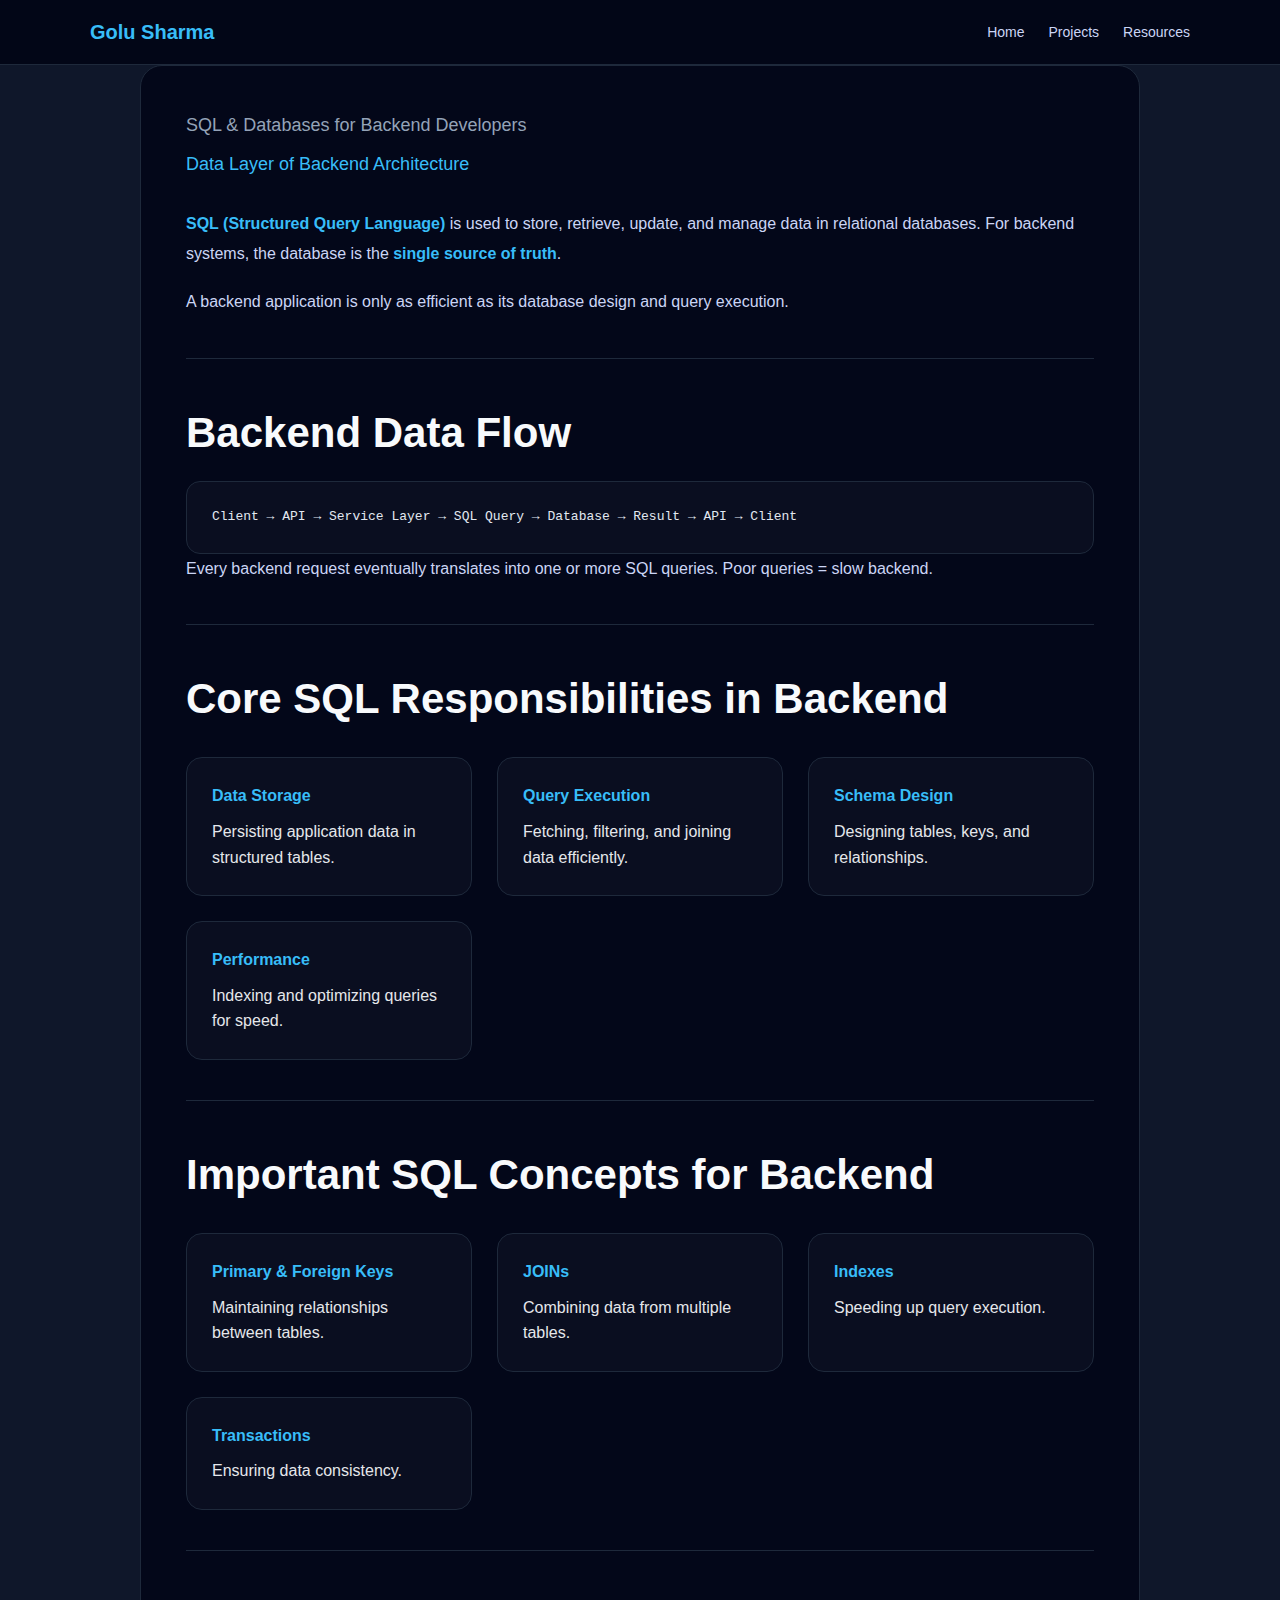
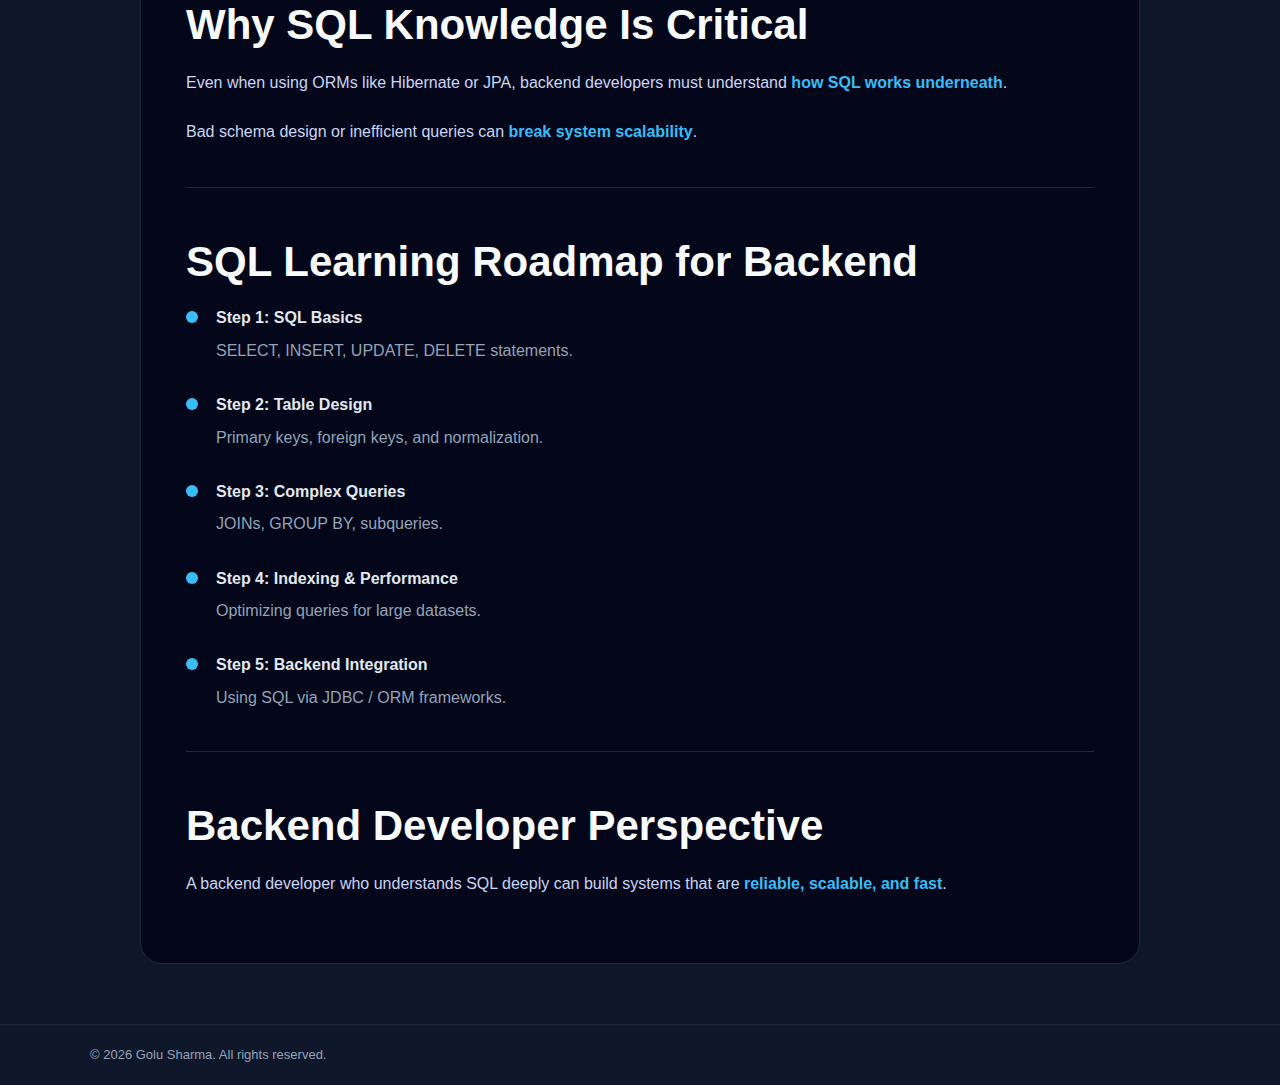
<file: pages/tech/sql.html>
<!DOCTYPE html>
<html lang="en">
<head>
<meta charset="UTF-8">
<title>SQL for Backend Developers | Golu Sharma</title>
<meta name="viewport" content="width=device-width, initial-scale=1.0">

<!-- SEO -->
<meta name="description"
content="SQL for backend developers explained with schema design, queries, indexing, performance, and real-world backend usage.">
<meta name="keywords"
content="SQL, Database, Backend Developer, MySQL, PostgreSQL, Golu Sharma">

<link rel="stylesheet" href="../../assets/css/style.css">

<style>
.tech-wrapper{
  max-width:1000px;
  margin:auto;
}
.tech-card{
  background:rgba(2,6,23,0.9);
  border:1px solid #1e293b;
  border-radius:22px;
  padding:45px;
}
.tech-title{
  font-size:40px;
  margin-bottom:10px;
}
.tech-subtitle{
  color:#38bdf8;
  font-size:18px;
  margin-bottom:30px;
}
.tech-text{
  color:#cbd5f5;
  line-height:1.9;
  margin-bottom:18px;
}
.highlight{
  color:#38bdf8;
  font-weight:600;
}
.divider{
  margin:40px 0;
  border:0;
  border-top:1px solid #1e293b;
}

/* flow */
.flow-box{
  background:rgba(255,255,255,0.03);
  border:1px solid #1e293b;
  border-radius:14px;
  padding:25px;
  font-family:monospace;
  color:#e2e8f0;
  margin-top:15px;
}

/* grid */
.grid{
  display:grid;
  grid-template-columns:repeat(auto-fit,minmax(260px,1fr));
  gap:25px;
  margin-top:25px;
}
.box{
  background:rgba(255,255,255,0.03);
  border:1px solid #1e293b;
  border-radius:16px;
  padding:25px;
  transition:.3s;
}
.box:hover{
  border-color:#38bdf8;
  transform:translateY(-6px);
}
.box h4{
  margin:0 0 10px;
  color:#38bdf8;
}

/* roadmap */
.roadmap-step{
  display:flex;
  gap:18px;
  margin-bottom:28px;
}
.step-dot{
  width:12px;
  height:12px;
  background:#38bdf8;
  border-radius:50%;
  margin-top:6px;
}
.step-content h4{
  margin:0 0 6px;
  color:#e2e8f0;
}
.step-content p{
  margin:0;
  color:#94a3b8;
  line-height:1.7;
}

@media(max-width:768px){
  .tech-card{padding:30px;}
  .tech-title{font-size:30px;}
}
</style>
</head>

<body>

<!-- NAVBAR -->
<header class="navbar">
<div class="container nav-container">
<div class="logo">Golu Sharma</div>
<nav>
<ul class="nav-links">
<li><a href="../../index.html">Home</a></li>
<li><a href="../projects.html">Projects</a></li>
<li><a href="../resources.html">Resources</a></li>
</ul>
</nav>
</div>
</header>

<section class="hero">
<div class="container tech-wrapper">
<div class="tech-card">

<h1 class="tech-title">SQL & Databases for Backend Developers</h1>
<div class="tech-subtitle">Data Layer of Backend Architecture</div>

<p class="tech-text">
<span class="highlight">SQL (Structured Query Language)</span> is used to store,
retrieve, update, and manage data in relational databases.
For backend systems, the database is the
<span class="highlight">single source of truth</span>.
</p>

<p class="tech-text">
A backend application is only as efficient as its database design
and query execution.
</p>

<hr class="divider">

<h2 class="highlight">Backend Data Flow</h2>
<div class="flow-box">
Client → API → Service Layer → SQL Query → Database → Result → API → Client
</div>

<p class="tech-text">
Every backend request eventually translates into one or more SQL queries.
Poor queries = slow backend.
</p>

<hr class="divider">

<h2 class="highlight">Core SQL Responsibilities in Backend</h2>
<div class="grid">
  <div class="box">
    <h4>Data Storage</h4>
    <p>
    Persisting application data in structured tables.
    </p>
  </div>
  <div class="box">
    <h4>Query Execution</h4>
    <p>
    Fetching, filtering, and joining data efficiently.
    </p>
  </div>
  <div class="box">
    <h4>Schema Design</h4>
    <p>
    Designing tables, keys, and relationships.
    </p>
  </div>
  <div class="box">
    <h4>Performance</h4>
    <p>
    Indexing and optimizing queries for speed.
    </p>
  </div>
</div>

<hr class="divider">

<h2 class="highlight">Important SQL Concepts for Backend</h2>
<div class="grid">
  <div class="box">
    <h4>Primary & Foreign Keys</h4>
    <p>Maintaining relationships between tables.</p>
  </div>
  <div class="box">
    <h4>JOINs</h4>
    <p>Combining data from multiple tables.</p>
  </div>
  <div class="box">
    <h4>Indexes</h4>
    <p>Speeding up query execution.</p>
  </div>
  <div class="box">
    <h4>Transactions</h4>
    <p>Ensuring data consistency.</p>
  </div>
</div>

<hr class="divider">

<h2 class="highlight">Why SQL Knowledge Is Critical</h2>
<p class="tech-text">
Even when using ORMs like Hibernate or JPA,
backend developers must understand
<span class="highlight">how SQL works underneath</span>.
</p>

<p class="tech-text">
Bad schema design or inefficient queries can
<span class="highlight">break system scalability</span>.
</p>

<hr class="divider">

<h2 class="highlight">SQL Learning Roadmap for Backend</h2>

<div class="roadmap-step">
  <div class="step-dot"></div>
  <div class="step-content">
    <h4>Step 1: SQL Basics</h4>
    <p>SELECT, INSERT, UPDATE, DELETE statements.</p>
  </div>
</div>

<div class="roadmap-step">
  <div class="step-dot"></div>
  <div class="step-content">
    <h4>Step 2: Table Design</h4>
    <p>Primary keys, foreign keys, and normalization.</p>
  </div>
</div>

<div class="roadmap-step">
  <div class="step-dot"></div>
  <div class="step-content">
    <h4>Step 3: Complex Queries</h4>
    <p>JOINs, GROUP BY, subqueries.</p>
  </div>
</div>

<div class="roadmap-step">
  <div class="step-dot"></div>
  <div class="step-content">
    <h4>Step 4: Indexing & Performance</h4>
    <p>Optimizing queries for large datasets.</p>
  </div>
</div>

<div class="roadmap-step">
  <div class="step-dot"></div>
  <div class="step-content">
    <h4>Step 5: Backend Integration</h4>
    <p>Using SQL via JDBC / ORM frameworks.</p>
  </div>
</div>

<hr class="divider">

<h2 class="highlight">Backend Developer Perspective</h2>
<p class="tech-text">
A backend developer who understands SQL deeply
can build systems that are
<span class="highlight">reliable, scalable, and fast</span>.
</p>

</div>
</div>
</section>

<footer class="footer">
<div class="container footer-content">
<p>© 2026 Golu Sharma. All rights reserved.</p>
</div>
</footer>

</body>
</html>
</file>
<file: assets/css/style.css>
/* =====================
   GLOBAL RESET
===================== */
* {
    margin: 0;
    padding: 0;
    box-sizing: border-box;
    font-family: "Segoe UI", Arial, sans-serif;
}

body {
    background-color: #0f172a;   /* dark navy */
    color: #e5e7eb;              /* light text */
    line-height: 1.6;
}

/* =====================
   COMMON UTILITIES
===================== */
.container {
    width: 90%;
    max-width: 1100px;
    margin: auto;
}

a {
    text-decoration: none;
    color: inherit;
}

ul {
    list-style: none;
}

/* =====================
   NAVBAR
===================== */
.navbar {
    background-color: #020617;
    border-bottom: 1px solid #1e293b;
}

.nav-container {
    display: flex;
    justify-content: space-between;
    align-items: center;
    padding: 16px 0;
}

.logo {
    font-size: 20px;
    font-weight: 600;
    color: #38bdf8;
}

.nav-links {
    display: flex;
    gap: 24px;
}

.nav-links a {
    font-size: 14px;
    color: #cbd5f5;
    transition: color 0.2s ease;
}

.nav-links a:hover,
.nav-links a.active {
    color: #38bdf8;
}

/* =====================
   HERO SECTION
===================== */
.hero {
    min-height: calc(100vh - 70px);
    display: flex;
    align-items: center;
}

.hero-content {
    text-align: left;
}

.hero h1 {
    font-size: 18px;
    font-weight: 500;
    color: #94a3b8;
    margin-bottom: 10px;
}

.hero h2 {
    font-size: 42px;
    font-weight: 700;
    color: #f8fafc;
    margin-bottom: 10px;
}

.role {
    font-size: 18px;
    color: #38bdf8;
    margin-bottom: 20px;
}

.intro {
    max-width: 600px;
    font-size: 15px;
    color: #cbd5f5;
    margin-bottom: 30px;
}

/* =====================
   BUTTONS
===================== */
.hero-buttons {
    display: flex;
    gap: 15px;
}

.btn {
    padding: 10px 22px;
    border-radius: 6px;
    font-size: 14px;
    font-weight: 500;
    border: 1px solid transparent;
    transition: all 0.2s ease;
}

.btn.primary {
    background-color: #38bdf8;
    color: #020617;
}

.btn.primary:hover {
    background-color: #0ea5e9;
}

.btn.secondary {
    border: 1px solid #38bdf8;
    color: #38bdf8;
}

.btn.secondary:hover {
    background-color: #38bdf8;
    color: #020617;
}

/* =====================
   FOOTER
===================== */
.footer {
    border-top: 1px solid #1e293b;
    margin-top: 60px;
    padding: 20px 0;
}

.footer-content {
    display: flex;
    justify-content: space-between;
    align-items: center;
    font-size: 13px;
    color: #94a3b8;
}

.footer-links {
    display: flex;
    gap: 15px;
}

.footer-links a:hover {
    color: #38bdf8;
}

/* =====================
   RESPONSIVE
===================== */
@media (max-width: 768px) {
    .nav-links {
        gap: 14px;
        font-size: 13px;
    }

    .hero h2 {
        font-size: 32px;
    }

    .hero-buttons {
        flex-direction: column;
        align-items: flex-start;
    }
}
</file>
